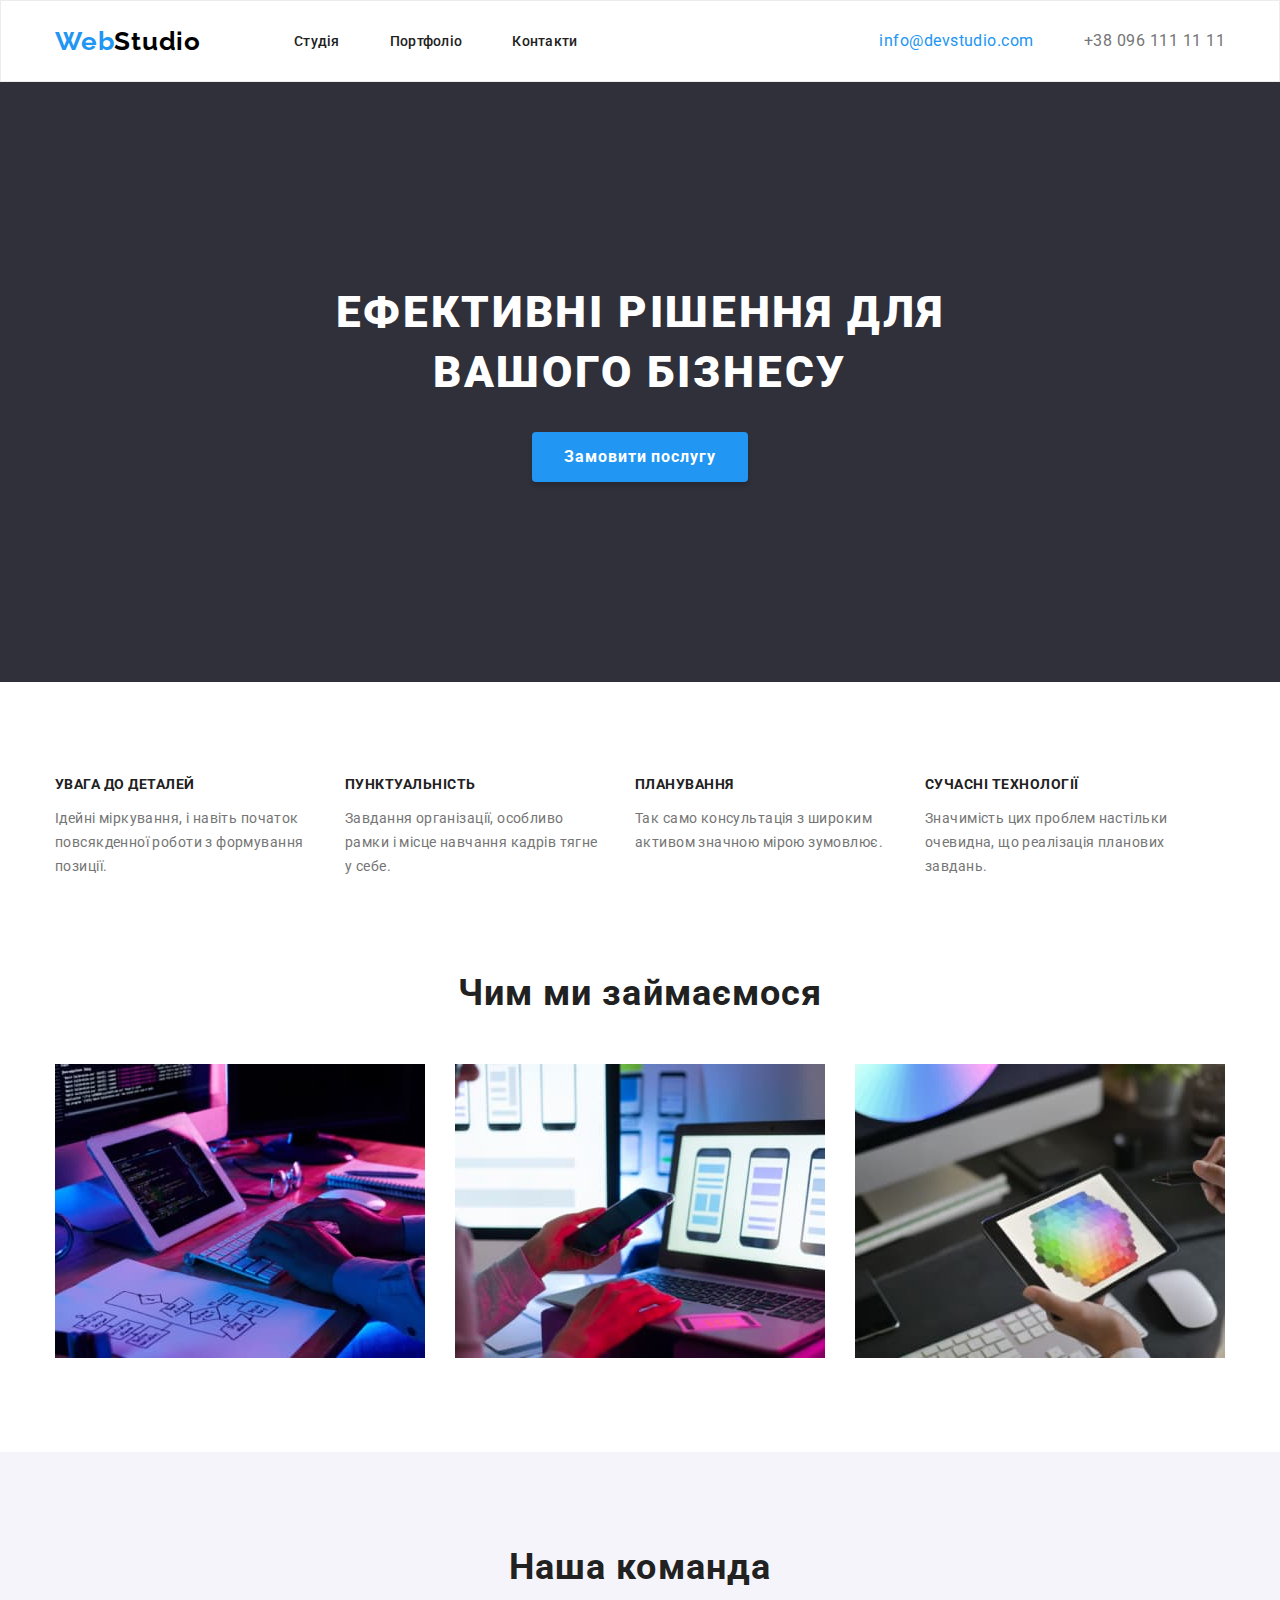
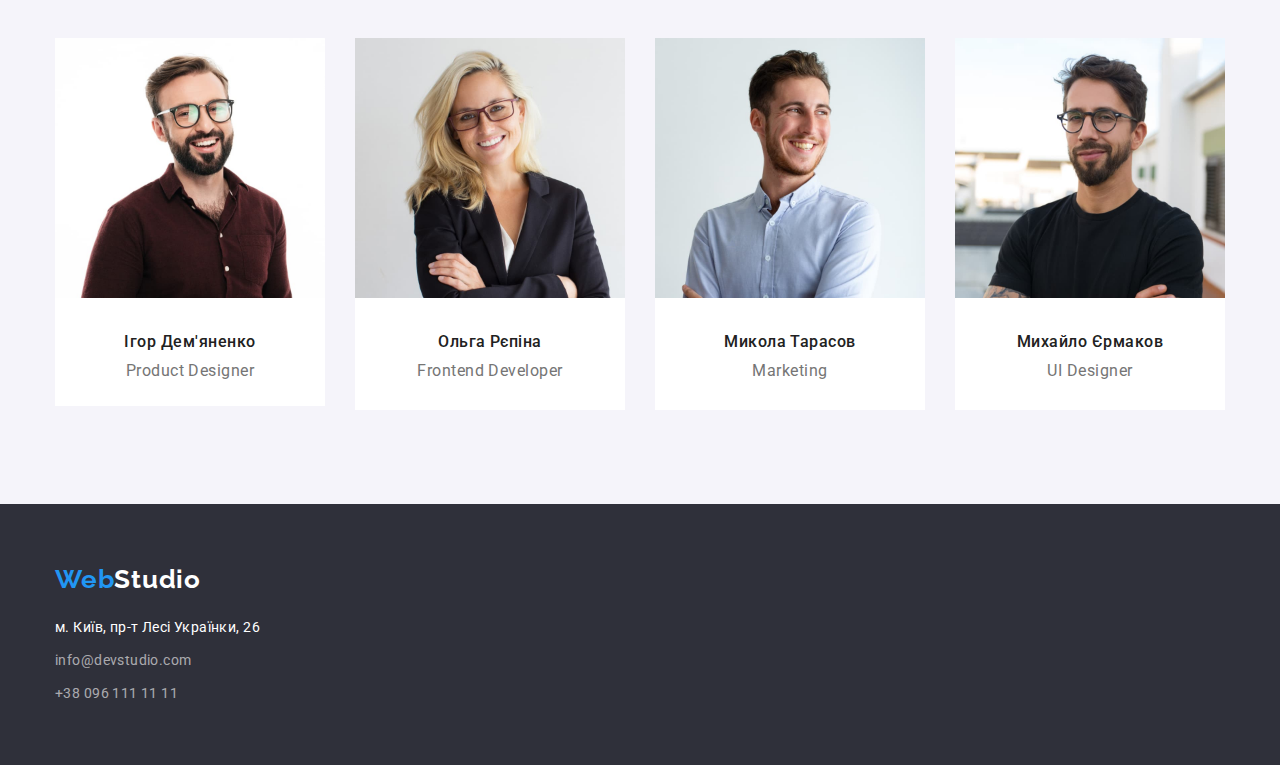
<file: index.html>
<!DOCTYPE html>
<html lang="uk">
  <head>
    <meta charset="UTF-8" />
    <meta http-equiv="X-UA-Compatible" content="IE=edge" />
    <meta name="viewport" content="width=device-width, initial-scale=1.0" />
    <meta name="description" content="Ефективні рішення для вашого бізнесу" />
    <title>WebStudio</title>
    <!--Fonts-->

    <link rel="preconnect" href="https://fonts.googleapis.com" />
    <link rel="preconnect" href="https://fonts.gstatic.com" crossorigin />
    <link
      href="https://fonts.googleapis.com/css2?family=Raleway:wght@700&family=Roboto:wght@400;500;700;900&display=swap"
      rel="stylesheet"
    />
<link rel="stylesheet" href="./css/modern-normalize.css">
    <!--Custom styles-->
    <link rel="stylesheet" href="./css/styles.css" />
  </head>
  <body class="body">
    <header class="header">
      <div class="container header-container">
      <!--Menu Nav-->
      <nav class="header-nav">
        <a class="main-link active" href="logo"
          >Web<span class="main-link">Studio</span></a
        >
    <ul class="list header-list">
          <li class="list-item">
            <a class="link current" href="студія">Студія</a>
          </li>
          <li class="list-item">
            <a class="link" href="./portfolio.html">Портфоліо</a>
          </li>
          <li class="list-item">
            <a class="link" href="контакти">Контакти</a>
          </li>
        </ul>
      </nav>
    
    <ul class="list header-list list-contact">
        <li class="list-item" >
          <a class="contact-link current " href="mailto:info@devstudio.com"
            >info@devstudio.com</a
          >
        </li>
        <li class="list-item contact">
          <a class="contact-link" href="tel:+380961111111">+38 096 111 11 11</a>
        </li>
      </ul>
    </div>
    </header>
    <main>
      <section class="section-nav">
        <div class="container">
        <h1 class="main-title">Ефективні рішення для вашого бізнесу</h1>
        <button class="btn" type="button">Замовити послугу</button>
     
      </section>
      <section class="section-feature">
        <div class="container">
        <h2 class="visually-hidden">Наші особливості</h2>
        <ul class="feature-list list">
          <li class="list-item feature-item">
            <h3 class="title">Увага до деталей</h3>
            <p class="title-list">
              Ідейні міркування, і навіть початок повсякденної роботи з
              формування позиції.
            </p>
          </li>
          <li class="list-item feature-item">
            <h3 class="title">Пунктуальність</h3>
            <p class="title-list">
              Завдання організації, особливо рамки і місце навчання кадрів тягне
              у себе.
            </p>
          </li>
          <li class="list-item feature-item">
            <h3 class="title">Планування</h3>
            <p class="title-list">
              Так само консультація з широким активом значною мірою зумовлює.
            </p>
          </li>
          <li class="list-item feature-item">
            <h3 class="title">Сучасні технології</h3>
            <p class="title-list">
              Значимість цих проблем настільки очевидна, що реалізація планових
              завдань.
            </p>
          </li>
        </ul>
      </div>
      </section>
      <section class="section">
        <!--About us-->
        <div class="container">
        <h2 class="section-title">Чим ми займаємося</h2>
        <ul class="feature-list list">
          <li class="list-item feature-item-section">
            <img
              class="img"
              src="./images/about/box1.jpg"
              alt="написання коду, чоловічі руки на клавіатурі"
              width="370"
              height="294"
            />
          </li>
          <li class="list-item">
            <img
              class="img"
              src="./images/about/box2.jpg"
              alt="жіночі руки на клавіатурі ноутбука, в правій руці мобільний телефон, на екрані ноутбука зображення мобільних телефонів"
              width="370"
              height="294"
            />
          </li>
          <li class="list-item">
            <img
              class="img"
              src="./images/about/box3.jpg"
              alt="планшет у руках на фоні ком'пютера"
              width="370"
              height="294"
            />
          </li>
        </ul>
      </div>
      </section>
      <!--our team-->
      <section class=" section section-team">
        <div class="container">
        <h2 class="section-title">Наша команда</h2>
        <ul class=" feature-list list">
          <li class="list-item-team">
            <img
              class="img-team"
              src="./images/team/img1.jpg"
              alt="чоловік з борідкою в окулярах та коричневій сорочці"
              width="270"
              height="260"
            />
            <div class="team-nav">
            <h3 class="team-name">Ігор Дем'яненко</h3>
            <p class="team-position">Product Designer</p>
          </div>
          </li>
          <li class="list-item">
            <img
              class="img-team"
              src="./images/team/img2.jpg"
              alt="блондинка в окулярах та піджаку"
              width="270"
              height="260"
            />
            <div class="team-nav">
            <h3 class="team-name">Ольга Рєпіна</h3>
            <p class="team-position">Frontend Developer</p>
          </div>
          </li>
          <li class="list-item">
            <img
              class="img-team"
              src="./images/team/img3.jpg"
              alt="чоловік з борідкою в світлій сорочці"
              width="270"
              height="260"
            />
            <div class="team-nav">
            <h3 class="team-name">Микола Тарасов</h3>
            <p class="team-position">Marketing</p>
          </div>
          </li>
          <li class="list-item">
            <img
              class="img-team"
              src="./images/team/img4.jpg"
              alt="чоловік з борідкою та в окулярах, в чорній футболці "
              width="270"
              height="260"
            />
            <div class="team-nav">
            <h3 class="team-name">Михайло Єрмаков</h3>
            <p class="team-position">UI Designer</p>
          </div>
          </li>
        </ul>
      </div>
      </section>
    </main>
    <footer class="footer">
      <div class="container">
      <a class="footer-main active" href="logo"
        >Web<span class="footer-main">Studio</span></a>
      <address class="contacts-adress">
        <ul class="list">
        <li class="footer-list-item">
            <a class="footer-link"
              href="https://goo.gl/maps/s3Mqh6uCzs6kodaZ7"
              target="_blank"
              rel="noopener no referrer"
              >м. Київ, пр-т Лесі Українки, 26</a>
          </li>
          <li class="footer-list-item">
            <a class="footer-link-item" href="mailto:info@devstudio.com"
              >info@devstudio.com</a>
          </li>
          <li class="footer-list-item">
            <a class="footer-link-item" href="tel:+380961111111"
              >+38 096 111 11 11</a>
          </li>
        </ul>
      </address>
    </div>
  </footer>
  </body>
</html>
</file>
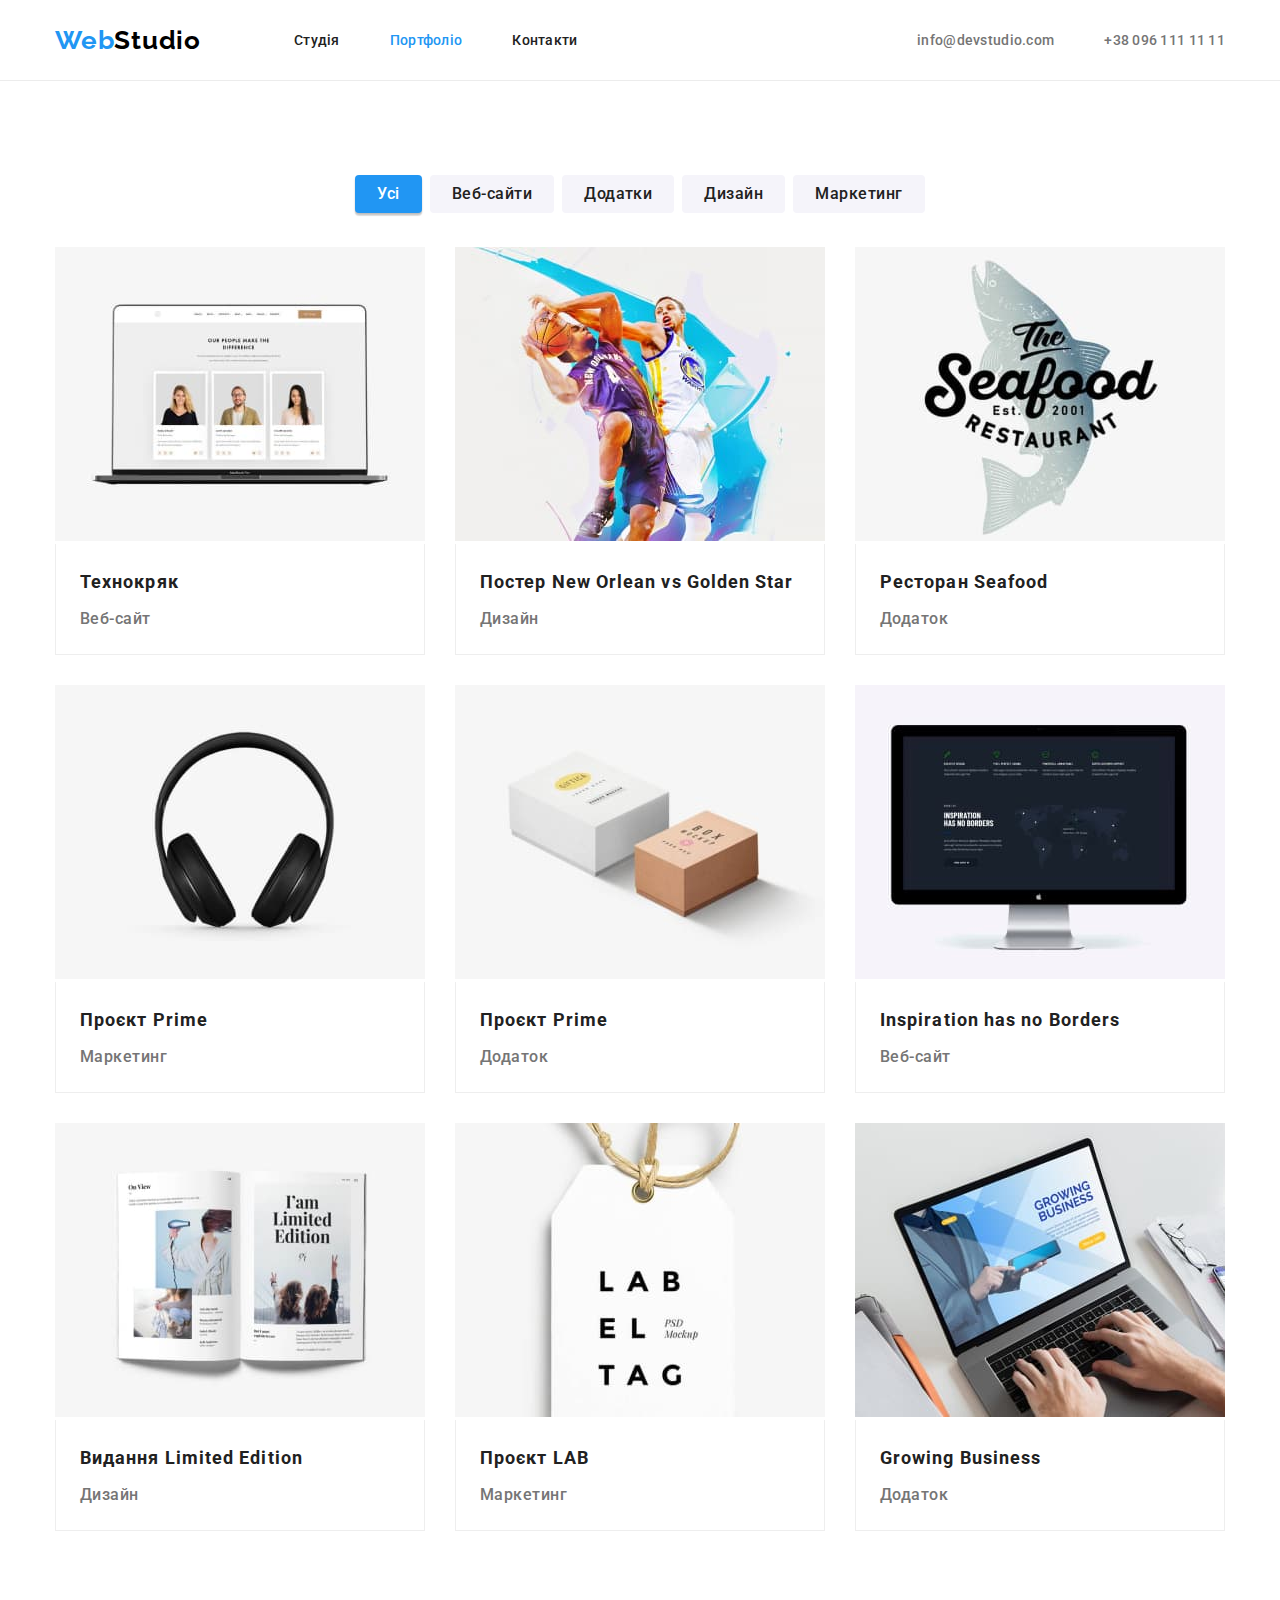
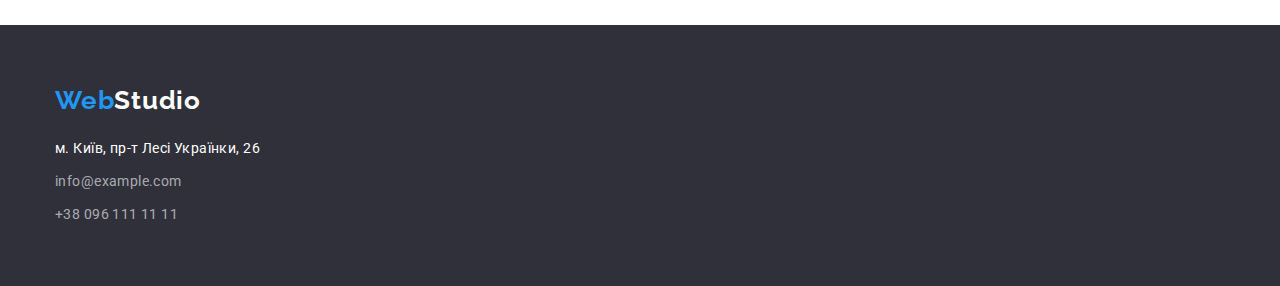
<file: portfolio.html>
<!DOCTYPE html>
<html lang="uk">
  <head>
    <meta charset="UTF-8" />
    <meta http-equiv="X-UA-Compatible" content="IE=edge" />
    <meta name="viewport" content="width=device-width, initial-scale=1.0" />
    <title>Портфоліо</title>
     <!--Fonts-->
     <link rel="preconnect" href="https://fonts.googleapis.com" />
    <link rel="preconnect" href="https://fonts.gstatic.com" crossorigin />
    <link
      href="https://fonts.googleapis.com/css2?family=Raleway:wght@700&family=Roboto:wght@400;500;700;900&display=swap"
      rel="stylesheet"
    />
    <link rel="stylesheet" href="./css/modern-normalize.css">
   <!--Portfolio styles-->
     <link rel="stylesheet" href="./css/portfolio.css">
  </head>
  <body class="body">
    <!--Шапка сторінки-->
    <header class="header">
      <div class="container header-container">
      <nav class="header-nav">
        <a class="main-link activ" href="logo">Web<span class="main-link">Studio</span></a>
        <ul class="list header-list">
          <li class="list-item">
            <a class="link" href="./index.html">Студія</a>
          </li>
          <li class="list-item">
            <a class="link activ" href="портфоліо">Портфоліо</a>
          </li>
          <li class="list-item">
            <a class="link" href="контакти">Контакти</a>
          </li>
        </ul>
      </nav>
      <ul class="list header-list list-contact">
        <li class="list-item" >
          <a class="link-item" href="mailto:info@devstudio.com">info@devstudio.com</a>
        </li>
        <li class="list-item">
          <a class="link-item" href="tel:+380961111111">+38 096 111 11 11</a>
        </li>
      </ul>
    </div>
    </header>
    <main>
       <!--Портфоліо-->
      <section class="section group">
        <div class="container">
        <h1 class="visually-hidden">Портфоліо</h1>
        <ul class="list list-group item-group">
          <li class="list-item"><button class="btn active" type="button">Усі</button></li>
          <li class="list-item"><button class="btn" type="button">Веб-сайти</button></li>
          <li class="list-item"><button class="btn" type="button">Додатки</button></li>
          <li class="list-item"><button class="btn" type="button">Дизайн</button></li>
          <li class="list-item"><button class="btn" type="button">Маркетинг</button></li>
        </ul>
        <ul class="list list-section container flex-container">
          <li class="list-item-group flex-element">
            <img
              src="./images/portfolio/img-1.jpg"
              alt="три фотографії на екрані ноутбука, дівчина-хлопець-дівчина "
              width="370"
              height="294"
            />
            <div class="group-nav">
            <h2 class="main-title flex-main">Технокряк</h2>
            <p class="title flex-title">Веб-сайт</p>
          </div>
          </li>
          <li class="list-item-group flex-element">
            <img
              src="./images/portfolio/img-2.jpg"
              alt="Два баскетболіста у одного в руках м'яч"
              width="370"
              height="294"
            />
            <div class="group-nav">
            <h2 class="main-title flex-main">Постер New Orlean vs Golden Star</h2>
            <p class="title flex-title">Дизайн</p>
          </div>
          </li>
          <li class="list-item-group flex-element">
            <img
              src="./images/portfolio/img-3.jpg"
              alt="логотип ресторану SeaFood"
              width="370"
              height="294"
            />
            <div class="group-nav">
            <h2 class="main-title flex-main">Ресторан Seafood</h2>
            <p class="title flex-title">Додаток</p>
          </div>
          </li>
          <li class="list-item-group flex-element">
            <img
              src="./images/portfolio/img-4.jpg"
              alt="Чорні навушники"
              width="370"
              height="294"
            />
            <div class="group-nav">
            <h2 class="main-title flex-main">Проєкт Prime</h2>
            <p class="title flex-title">Маркетинг</p>
          </div>
          </li>
          <li class="list-item-group flex-element">
            <img
              src="./images/portfolio/img-5.jpg"
              alt="Дві коробки біла та коричнева"
              width="370"
              height="294"
            />
            <div class="group-nav">
            <h2 class="main-title flex-main">Проєкт Prime</h2>
            <p class="title flex-title">Додаток</p>
          </div>
          </li>
          <li class="list-item-group flex-element">
            <img
              src="./images/portfolio/img-6.jpg"
              alt="Монітор комп'ютера"
              width="370"
              height="294"
            />
            <div class="group-nav">
            <h2 class="main-title flex-main">Inspiration has no Borders</h2>
            <p class="title flex-title">Веб-сайт</p>
          </div>
          </li>
          <li class="list-item-group flex-element">
            <img
              src="./images/portfolio/img-7.jpg"
              alt="Розворот книги, відкрита книга"
              width="370"
              height="294"
            />
            <div class="group-nav">
            <h2 class="main-title flex-main">Видання Limited Edition</h2>
            <p class="title flex-title">Дизайн</p>
          </div>
          </li>
          <li class="list-item-group flex-element">
            <img
              src="./images/portfolio/img-8.jpg"
              alt="Ярлик Lab El Tag"
              width="370"
              height="294"
            />
            <div class="group-nav">
            <h2 class="main-title flex-main">Проєкт LAB</h2>
            <p class="title flex-title">Маркетинг</p>
          </div>
          </li>
          <li class="list-item-group flex-element ">
            <img
              src="./images/portfolio/img-9.jpg"
              alt="Відкритий ноутбук, руки на клавіатурі"
              width="370"
              height="294"
            />
            <div class="group-nav">
            <h2 class="main-title flex-main">Growing Business</h2>
            <p class="title flex-title">Додаток</p>
          </div>
          </li>
        </ul>
      </div>
      </section>
    </main>
    <footer class="footer">
      <div class="container">
      <a class="main activ" href="logo">Web<span class="main">Studio</span></a>
       <address class="contacts-adress">
        <ul class="list">
       <li class="footer-list-item">
            <a class="footer-link"
              href="https://goo.gl/maps/s3Mqh6uCzs6kodaZ7"
              target="_blank"
              rel="noopener no referrer"
              >м. Київ, пр-т Лесі Українки, 26</a
            >
          </li>
          <li class="footer-list-item">
            <a class="footer-link-item" href="mailto:info@example.com">info@example.com</a>
          </li>
          <li class="footer-list-item footer-child">
            <a class="footer-link-item" href="tel:+380961111111">+38 096 111 11 11</a>
          </li>
        </ul>
      </address>
    </div>
    </footer>
  </body>
</html>
</file>
<file: css/styles.css>
:root {
  /*Fonts*/
  --main-font: "Roboto", sans-serif;
  --secondary-font: "Raleway", sans-serif;

  /*Text colors*/
  --main-txt-cl: #212121;
  --second-txt-cl: #000000;
  --light-txt-cl: #757575;
  --accent-txt-cl: #2196f3;

  /*Background colors*/
  --main-bg-cl: #ffffff;
  --secondary-bg-cl: #2f303a;
  --accent-bg-cl: #2196f3;
  --secondary-accent-bg-cl: #188ce8;
  --light-bg-cl: #f5f4fa;

  /*Others*/
}

/*Custom styles*/



.body {
  color: var(--main-txt-cl);
  background-color: var(--main-bg-cl);
  letter-spacing: 0.03em;
  font-family: "Roboto", sans-serif;
  text-decoration: none;
}
.list {
  margin: 0;
  padding: 0;
}

.header {

  background: var(--main-bg-cl);
  border: 1px solid #ececec;
}

.container {
  width: 1200px;
  padding-left: 15px;
  padding-right: 15px;
  margin-left: auto;
  margin-right: auto;
}

/*Утиліти*/

.list {
  padding: 0;
  margin: 0;
  list-style: none;
 
}

.header-container {
  display: flex;
  align-items: center;
}
/*Menu Nav*/

.header-nav {
  display: flex;
  align-items: center;
}

.header-list {
  display: flex;
  margin-left: 93px;
  gap: 50px;
}
.list-contact {
  margin-left: auto;
}


.header .link {
  display: block;
  padding-top: 32px;
  padding-bottom: 32px;

  color: var(--main-txt-cl);

  text-decoration: none;
  font-weight: 500;
  font-size: 14px;
  line-height: calc(16 / 14);
  letter-spacing: 0.02em;
}
.contact-link {
  padding-top: 32px;
  padding-bottom: 32px;
}

/* Main nav Ефективні рішення*/
.main-title {
  margin-bottom: 30px;
  margin-top: 0;
  text-align: center;
}

/*Наші особливості*/

.title {
  margin-top: 0;
}

/*about us*/

.section-title {
  padding: 0;
  margin: 0;
  text-align: center;
  margin-bottom: 50px;
}

.feature-list {
  display: flex;
  gap: 30px;
}

.img {
  display: block;
}

/*our team*/

.team-nav {
  padding: 30px;

}
.team-name {
  margin: 0;
  text-align: center;
}
.team-position {
  margin-top: 10px;
  margin-bottom: 0;
  text-align: center;
}
/*footer*/
.footer {
  padding-top: 60px;
  padding-bottom: 60px;
}
.contacts-adress {
  margin-top: 20px;
}


.footer-list-item {
  text-align: left;
  display: block;
}

.footer-nav {
  padding-top: 60px;
  margin-bottom: 20px;
}
.footer-list-item:not(:last-child) {
  margin-bottom: 9px;
}

/*Menu nav*/

.contact-link {
  color: var(--light-txt-cl);
  text-decoration: none;
}
.current {
  color: var(--accent-txt-cl);
}

.list-item {
  color: var(--light-txt-cl);
  text-decoration: none;
}

.list-item .contact-link:hover,
.list-item .contact-link:focus {
  color: var(--accent-txt-cl);
}

.header .link:hover,
.header .link:focus {
  color: var(--accent-txt-cl);
}

.main-link {
  font-family: "Raleway", sans-serif;
  text-decoration: none;
  font-weight: 700;
  font-size: 26px;
  line-height: calc(31 / 26);
  letter-spacing: 0.03em;
  color: var(--second-txt-cl);
}

.main-link.active,
.link .activ {
  color: var(--accent-txt-cl);
}

.list-item {
  background: var(--main-bg-cl);
}

/*section Ефективні рішення для вашого бізнесу*/

.section-nav {
  padding-top: 200px;
  padding-bottom: 200px;

  background: var(--secondary-bg-cl);
  text-align: center;
}
.section-feature {
  padding-top: 94px;
}

.section {
  padding-top: 94px;
  padding-bottom: 94px;
}

.feature-item {
  width: 260px;
}
.title-list {
  margin: 0;
}
.main-title {
  font-family: "Roboto", sans-serif;
  font-style: normal;
  text-transform: uppercase;
  font-weight: 900;
  font-size: 44px;
  line-height: calc(60 / 44);
  letter-spacing: 0.06em;
  color: var(--main-bg-cl);
  margin-bottom: 30px;
  width: 700px;
  margin-left: auto;
  margin-right: auto;
}

.btn {
  display: inline-block;
  padding: 10px 32px;
  text-align: center;
  border: none;

  background: var(--accent-bg-cl);
  box-shadow: 0px 4px 4px rgba(0, 0, 0, 0.15);
  border-radius: 4px;
  cursor: pointer;
  font-family: inherit;
  font-weight: 700;
  font-size: 16px;
  line-height: calc(30 / 16);
  letter-spacing: 0.06em;
  color: var(--main-bg-cl);
}

.btn:hover,
.btn:focus {
  background: var(--secondary-accent-bg-cl);
}

/*sestion Наші особливості*/

.visually-hidden {
  position: absolute;
  white-space: nowrap;
  width: 1px;
  height: 1px;
  overflow: hidden;
  border: 0;
  padding: 0;
  clip: rect(0 0 0 0);
  clip-path: inset(50%);
  margin: -1px;
}
.title {
  font-family: "Roboto", sans-serif;
  font-size: 14px;
  text-transform: uppercase;
  line-height: calc(16 / 14);
  color: var(--main-txt-cl);
}

.title-list {
  font-size: 14px;
  line-height: calc(24 / 14);
  color: var(--light-txt-cl);
  font-family: "Roboto", sans-serif;
  font-style: normal;
  letter-spacing: 0.03em;
}

/*section Чим ми займаємось*/

.section-title {
  font-family: "Roboto", sans-serif;
  font-size: 36px;
  line-height: calc(42 / 36);
  color: var(--main-txt-cl);
  letter-spacing: 0.03em;
  color: var(--main-txt-cl);
}

/*our team*/
.section-team {
  background: var(--light-bg-cl);
}
.list-item-team {
  width: 270px;
  height: 368px;
  left: 1115px;
  top: 1632px;
  background: var(--main-bg-cl);
}
.team-name {
  font-family: "Roboto", sans-serif;
  font-style: normal;
  font-weight: 500;
  letter-spacing: 0.03em;
  font-size: 16px;
  line-height: calc(19 / 16);
  color: var(--main-txt-cl);
}

.team-position {
  font-family: "Roboto", sans-serif;
  font-style: normal;
  font-size: 16px;
  line-height: calc(19 / 16);
  color: var(--light-txt-cl);
  letter-spacing: 0.03em;
}

/*footer*/
.footer {
  background: var(--secondary-bg-cl);
  padding-top: 60px;
  padding-bottom: 60px;
}

.footer-main {
  font-family: "Raleway", sans-serif;
  font-style: normal;
  text-decoration: none;
  font-weight: 700;
  font-size: 26px;
  line-height: calc(31 / 26);
  letter-spacing: 0.03em;
  color: var(--main-bg-cl);
}
.footer-main.active {
  color: var(--accent-txt-cl);
}

.footer-link,
.footer-link-item {
  font-family: "Roboto", sans-serif;
  font-style: normal;
  text-decoration: none;
  font-size: 14px;
  line-height: calc(24 / 14);
  letter-spacing: 0.03em;
  color: var(--main-bg-cl);
}

.footer-link-item {
  color: rgba(255, 255, 255, 0.6);
}
.footer-link-item:hover,
.footer-link-item:focus {
  color: var(--accent-txt-cl);
}
</file>
<file: css/portfolio.css>
:root {
  /*Fonts*/
  --main-font: "Roboto", sans-serif;
  --secondary-font: "Raleway", sans-serif;

  /*Text color*/
  --main-txt-cl: #212121;
  --dark-txt-cl:  #000000;
  --accent-txt-cl: #2196f3;
  --light-txt-cl: #ffffff;
  --lightgrey-txt-cl: #757575;

  /*Background color*/
  --main-bg-cl: #f5f5f5;
  --accent-bg-cl: #2196f3;
  --light-bg-cl: #ffffff;
  --secondary-light-bg-cl: #f5f4fa;
  --darkgrey-bg-cl: #2f303a;
  /*Others*/
}

/*Custom styles*/


.body {
  font-family: "Roboto", sans-serif;
  font-weight: 500;
  font-size: 14px;
  line-height: calc(16 / 14);
  letter-spacing: 0.02em;
  color: var(--main-txt-cl);
}
.list {
  margin: 0;
  padding: 0;
}
.container {
  width: 1200px;
  padding-left: 15px;
  padding-right: 15px;
  margin-left: auto;
  margin-right: auto;
}

/*Утиліти*/

.list {
  padding: 0;
  margin: 0;
  list-style: none;
  text-decoration: none;
}

/*Шапка сторінки*/

.header-container {
  display: flex;
  align-items: center;
 
  
}

.header-nav{
  display: flex;
  align-items: center;
}

.header-list {
  display: flex;
  margin-left: 93px;

}
.header-list {
  gap: 50px;
}
.list-contact{
  margin-left: auto;
}


/*Портфоліо*/

.list-group {
display: flex;
gap: 8px;
margin-bottom: 34px;
justify-content: center;

}
.section {
padding-top: 94px;
padding-bottom: 94px;

}


/*flex-element*/

.flex-container {
  display: flex;
  flex-wrap: wrap;
  margin-right: -30px;
  margin-bottom: -30px;


}

 .flex-element {
 
  margin-right: 30px;
  margin-bottom: 30px;
 
}


.flex-main {
display: block;
margin: 0;
padding: 0;



}
.flex-title {
 margin: 0;
padding: 0;
margin-top: 4px;

}

/*footer*/

.contacts-adress {
  margin-top: 20px;
}





.footer-list-item {
  text-align: left;
  display: block;

}

.footer-list-item:not(:last-child) {
  margin-bottom: 9px;
  
}


/*Шапка сторінки*/

.header {
  background-color: var(--main-font);
  border-bottom: 1px solid #ECECEC;
}

.header .link {
  display: block;
  padding-top: 32px;
  padding-bottom: 32px;

  text-decoration: none;
  font-weight: 500;
  font-size: 14px;
  line-height: calc(16 / 14);
  letter-spacing: 0.02em;
  color: var(--main-txt-cl);
}
.header .link:hover,
.header .link:focus {
  color: var(--accent-txt-cl);
}

.link-item:hover,
.link-item:focus {
  color: var(--accent-txt-cl);
}
.link-item {
  color: var(--lightgrey-txt-cl);
  text-decoration: none;
}

.main-link {
  font-family: "Raleway", sans-serif;
  text-decoration: none;
  font-weight: 700;
  font-size: 26px;
  line-height: calc(31 / 26);
  letter-spacing: 0.03em;
  color:var(--dark-txt-cl);
}

.main-link.activ,
.link.activ {
  color: var(--accent-txt-cl);
}

.list {
  list-style: none;
}

/*Портфоліо*/

.visually-hidden {
  position: absolute;
  white-space: nowrap;
  width: 1px;
  height: 1px;
  overflow: hidden;
  border: 0;
  padding: 0;
  clip: rect(0 0 0 0);
  clip-path: inset(50%);
  margin: -1px;
}
.btn {
  display: inline-block;
  padding: 6px 22px;
  border: none;


  font-family: inherit;
  cursor: pointer;
  font-weight: 500;
  background:var(--secondary-light-bg-cl);
  border-radius: 4px;
  font-size: 16px;
  line-height: calc(26 / 16);
  text-align: center;
  letter-spacing: 0.03em;
  color: var(--main-txt-cl);
}
.btn:hover,
.btn:focus {
  background-color: var(--accent-bg-cl);
  box-shadow: 0px 3px 1px rgba(0, 0, 0, 0.1), 0px 1px 2px rgba(0, 0, 0, 0.08),
    0px 2px 2px rgba(0, 0, 0, 0.12);
  color: var(--light-txt-cl);
}

.btn.active {
  background: var(--accent-bg-cl);
  box-shadow: 0px 3px 1px rgba(0, 0, 0, 0.1), 0px 1px 2px rgba(0, 0, 0, 0.08),
    0px 2px 2px rgba(0, 0, 0, 0.12);
  color: var(--light-txt-cl);
}

.list-item-group {
  width: 370px;
  margin-right: 30px;
  margin-bottom: 30px;

}
.group-nav {
  padding: 20px 24px;
  border-bottom: 1px solid #EEEEEE;
   border-left: 1px solid #EEEEEE;
   border-right: 1px solid #EEEEEE;
  }

.main-title {
  font-family: inherit;
  font-weight: 700;
  font-size: 18px;
  line-height: calc(36 / 18);
  letter-spacing: 0.06em;
  color: var(--main-txt-cl);
}

.title {
  font-size: 16px;
  line-height: calc(30 / 16);
  letter-spacing: 0.03em;
  color: var(--lightgrey-txt-cl);
}

/*footer*/
.footer {
  background: var(--darkgrey-bg-cl);
  padding-top: 60px;
  padding-bottom: 60px;
}
.main {
  font-family: "Raleway", sans-serif;
  text-decoration: none;
  font-weight: 700;
  font-size: 26px;
  line-height: calc(31 / 26);
  letter-spacing: 0.03em;
  color: var(--light-txt-cl);
}
.main.activ {
  color: var(--accent-txt-cl);
}
.footer-list-item {
  list-style: none;
}

.footer-link,
.footer-link-item {
  font-style: normal;
  text-decoration: none;
  font-weight: 400;
  font-size: 14px;
  line-height: calc(24 / 14);
  letter-spacing: 0.03em;
  color: var(--light-txt-cl);
}
.footer-link-item {
  color: rgba(255, 255, 255, 0.6);
}
.footer-link-item:hover,
.footer-link-item:focus {
  color: var(--accent-txt-cl);
}
</file>
